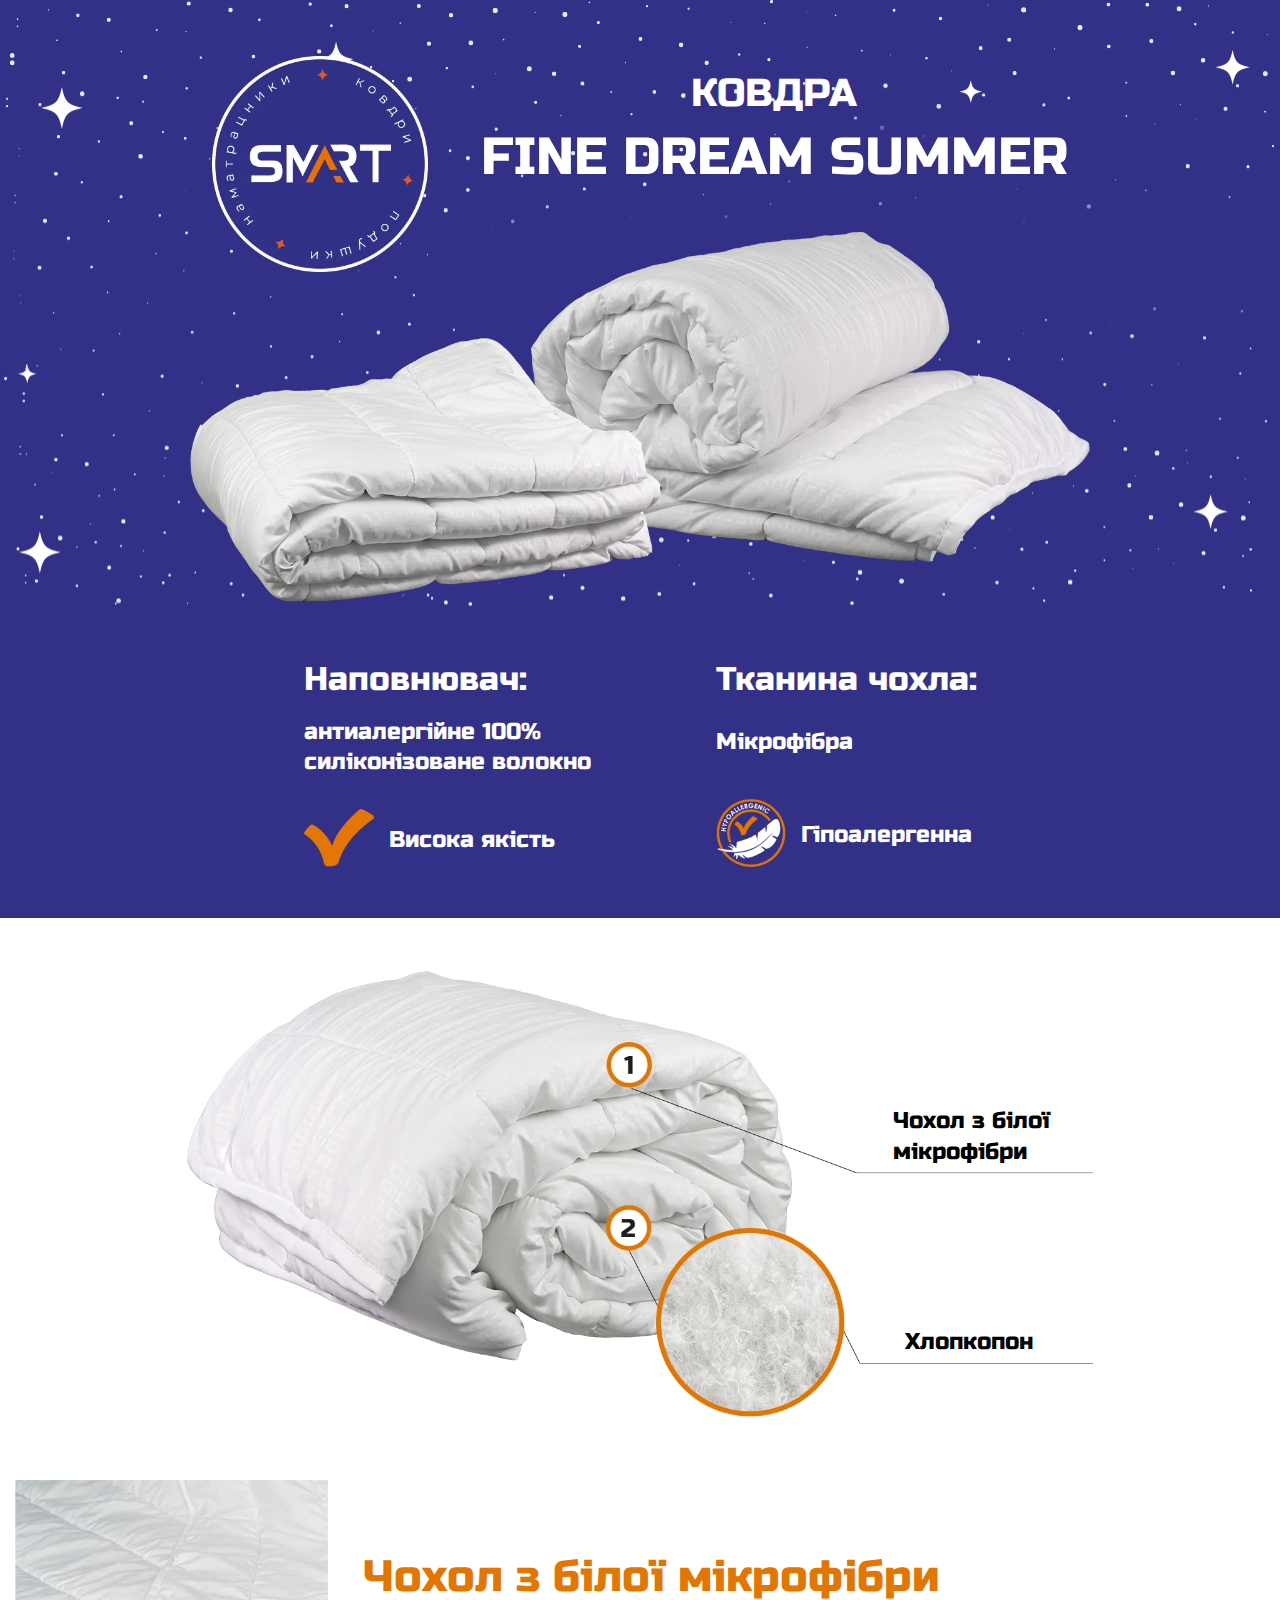
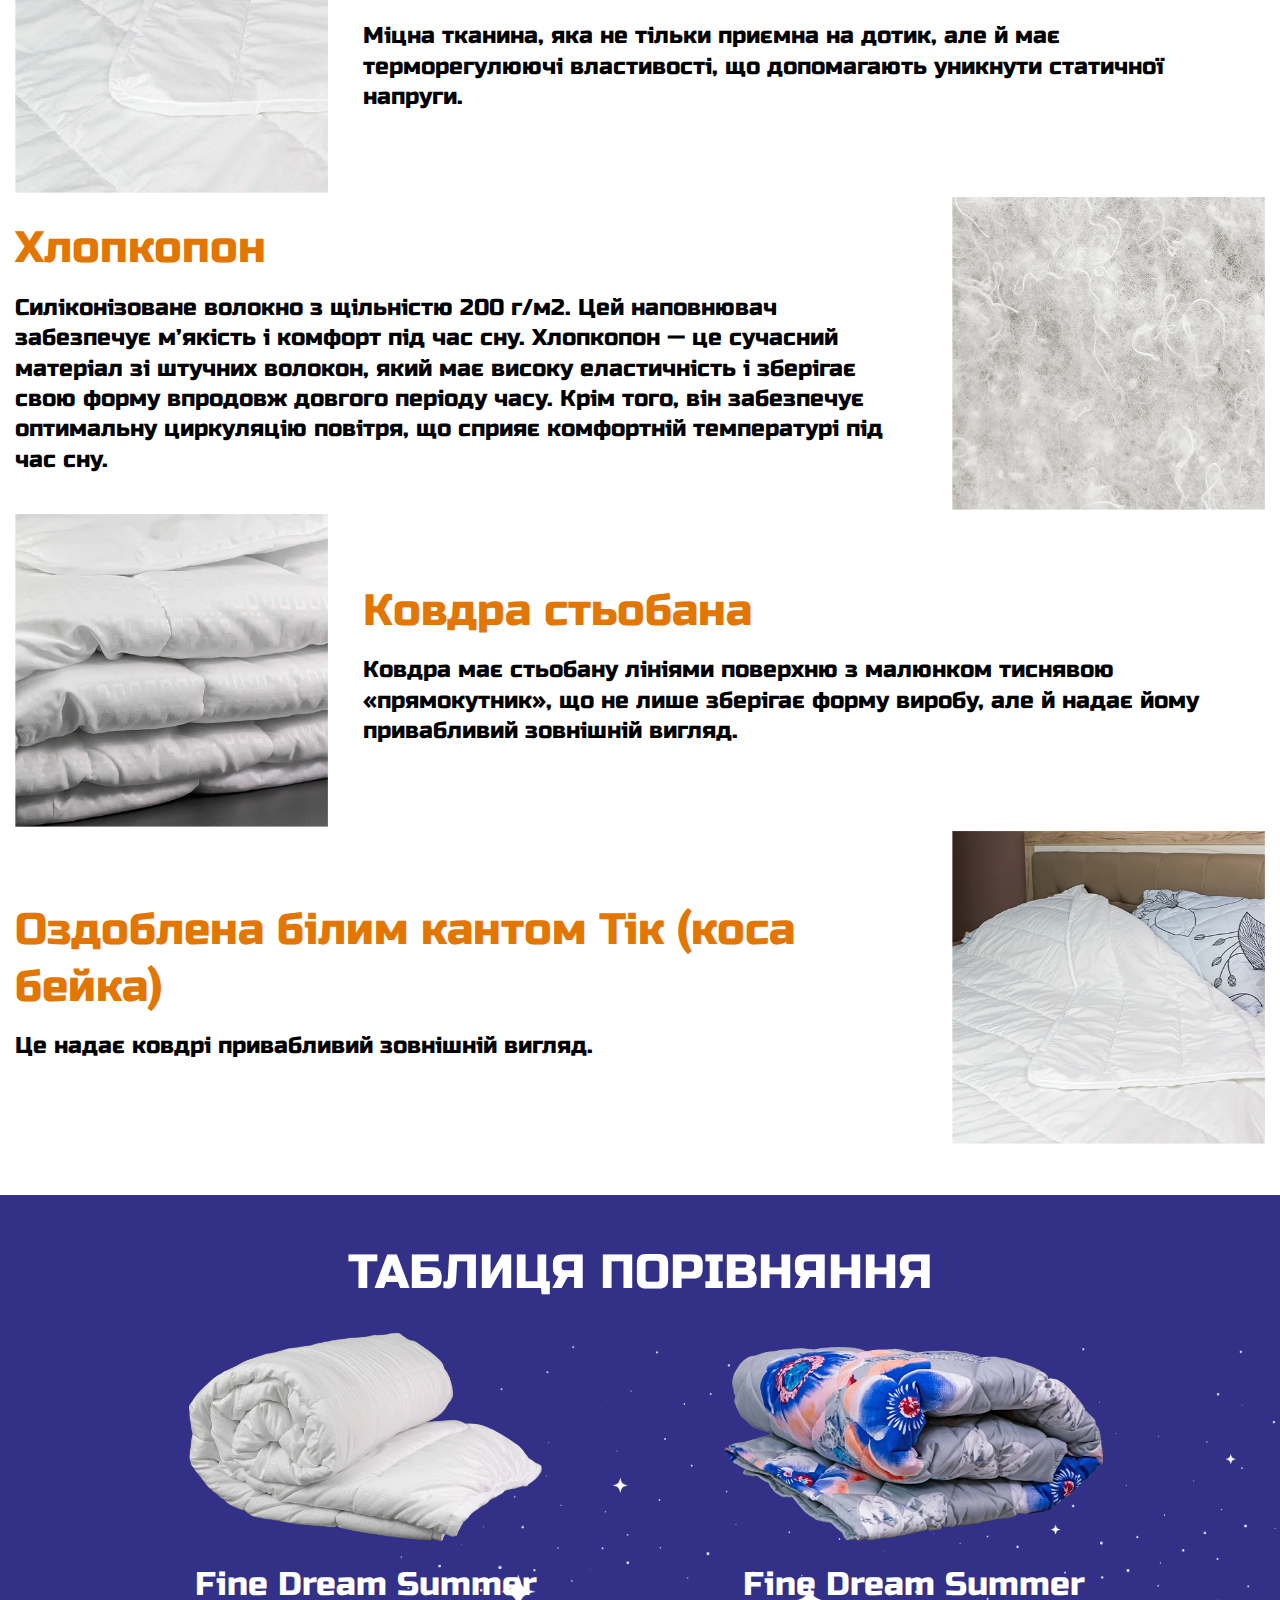
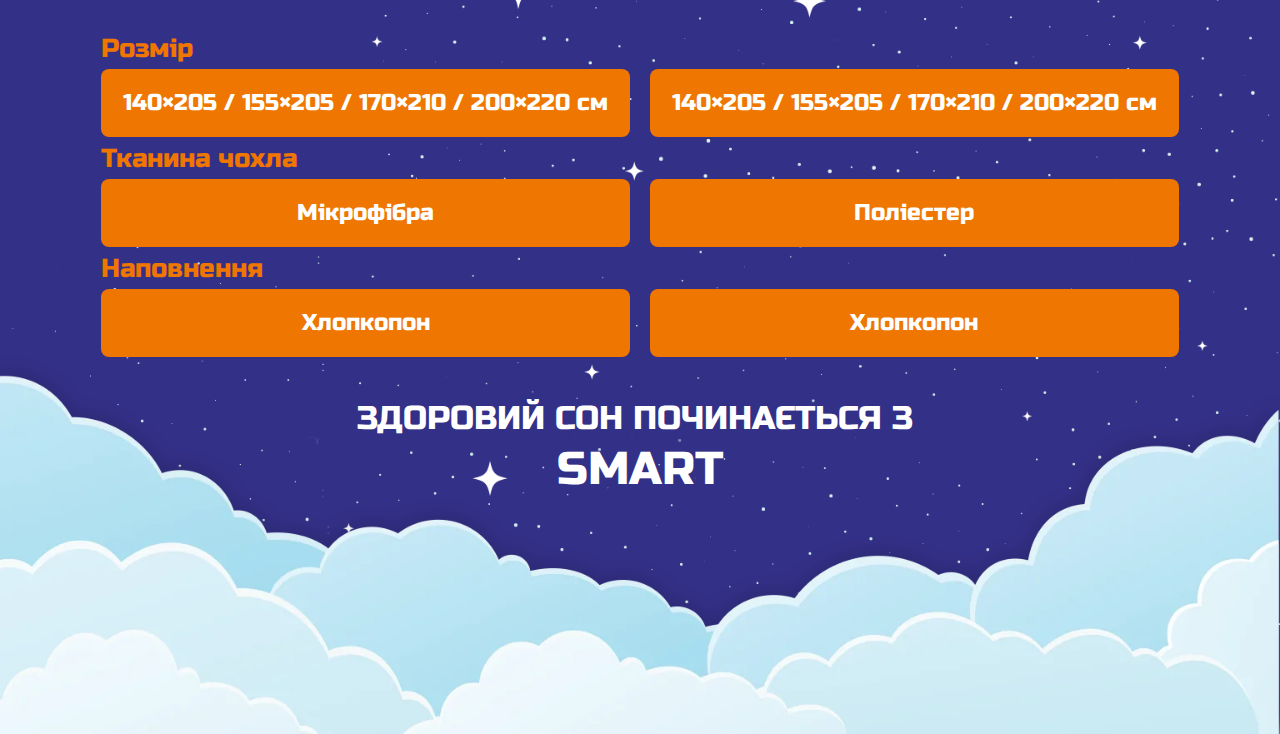
<file: index.html>
<!DOCTYPE html><html lang="en"><head><meta charset="UTF-8"><meta http-equiv="X-UA-Compatible" content="IE=edge"><meta name="viewport" content="width=device-width,initial-scale=1"><title>Rozetka task</title><link rel="stylesheet" href="./css/main.css"></head><body><div class="wrapper"><header class="header"><div class="header__container container"><div class="header__wrapper"><div class="header__title"><div class="header__logo"><picture><source srcset="./img/icons/logo.webp" type="image/webp"><img src="./img/icons/logo.png" alt="logo"></picture></div><h1 class="header__text"><span>Ковдра</span><br>Fine Dream Summer</h1></div><div class="header__image"><picture><source srcset="./img/header/mattress-single.webp" media="(max-width:767px)" type="image/webp"><source srcset="./img/header/header-double.webp"><img src="./img/header/header-double.png" alt="mattress"></picture></div></div><ul class="header__features"><li class="header__feature feature-header"><h3 class="feature-header__title">Наповнювач:</h3><p class="feature-header__description">антиалергійне 100%<br>силіконізоване волокно</p><div class="feature-header__capture"><div class="feature-header__icon"><picture><source srcset="./img/icons/header-icon-1.webp" type="image/webp"><img src="./img/icons/header-icon-1.png" alt="check"></picture></div><p class="feature-header__text">Висока якість</p></div></li><li class="header__feature feature-header"><h3 class="feature-header__title">Тканина чохла:</h3><p class="feature-header__description">Мікрофібра</p><div class="feature-header__capture"><div class="feature-header__icon"><picture><source srcset="./img/icons/header-icon-2.webp" type="image/webp"><img src="./img/icons/header-icon-2.png" alt="check"></picture></div><p class="feature-header__text">Гіпоалергенна</p></div></li></ul></div></header><main class="main"><section class="features"><div class="features__container container"><div class="features__top"><div class="features__image"><picture><source srcset="./img/features/features-main-mobile.webp" media="(max-width:600px)" type="image/webp"><source srcset="./img/features/features-main-tablet.webp" media="(max-width:1024px)" type="image/webp"><source srcset="./img/features/features-main.webp" type="image/webp"><img src="./img/features/features-main.png" alt="mattress"></picture><h3 class="features__caption">Чохол з&#160;білої мікрофібри</h3><h3 class="features__caption">Хлопкопон</h3></div></div><ul class="features__list"><li class="features__item item-feature"><div class="item-feature__image"><picture><source srcset="./img/features/feature-1.webp" type="image/webp"><img src="./img/features/feature-1.jpg" alt="mattress" loading="lazy"></picture></div><div class="item-feature__info"><h3 class="item-feature__title">Чохол з&#160;білої мікрофібри</h3><p class="item-feature__description">Міцна тканина, яка не&#160;тільки приємна на&#160;дотик, але й&#160;має терморегулюючі властивості, що&#160;допомагають уникнути статичної напруги.</p></div></li><li class="features__item item-feature"><div class="item-feature__image"><picture><source srcset="./img/features/feature-2.webp" type="image/webp"><img src="./img/features/feature-2.jpg" alt="mattress" loading="lazy"></picture></div><div class="item-feature__info"><h3 class="item-feature__title">Хлопкопон</h3><p class="item-feature__description">Силіконізоване волокно з&#160;щільністю 200 г/м2. Цей наповнювач забезпечує м&#8217;якість і комфорт під час&#160;сну. Хлопкопон&#160;&#8212; це&#160;сучасний матеріал зі штучних волокон, який має високу еластичність і зберігає свою форму впродовж довгого періоду часу. Крім того, він забезпечує оптимальну циркуляцію повітря, що&#160;сприяє комфортній температурі під час сну.</p></div></li><li class="features__item item-feature"><div class="item-feature__image"><picture><source srcset="./img/features/feature-3.webp" type="image/webp"><img src="./img/features/feature-3.jpg" alt="mattress" loading="lazy"></picture></div><div class="item-feature__info"><h3 class="item-feature__title">Ковдра стьобана</h3><p class="item-feature__description">Ковдра має стьобану лініями поверхню з&#160;малюнком тиснявою &#171;прямокутник&#187;, що&#160;не&#160;лише зберігає форму виробу, але й&#160;надає йому привабливий зовнішній вигляд.</p></div></li><li class="features__item item-feature"><div class="item-feature__image"><picture><source srcset="./img/features/feature-4.webp" type="image/webp"><img src="./img/features/feature-4.jpg" alt="mattress" loading="lazy"></picture></div><div class="item-feature__info"><h3 class="item-feature__title">Оздоблена білим кантом Тік (коса бейка)</h3><p class="item-feature__description">Це&#160;надає ковдрі привабливий зовнішній вигляд.</p></div></li></ul></div></section></main><footer class="footer"><div class="footer__container container"><h2 class="footer__title">Таблиця порівняння</h2><div class="footer__body"><div class="footer__column mattress-item"><div class="mattress-item__image"><picture><source srcset="./img/header/mattress-single.webp" type="image/webp"><img src="./img/header/mattress-single.png" alt="mattress" loading="lazy"></picture></div><h3 class="mattress-item__name">Fine Dream Summer</h3><ul class="mattress-item__parameters"><li class="mattress-item__parameter"><h4 class="mattress-item__parameter-name">Розмір</h4><p class="mattress-item__parameter-value">140&#215;205 / 155&#215;205 / 170&#215;210 / 200&#215;220 см</p></li><li class="mattress-item__parameter"><h4 class="mattress-item__parameter-name">Тканина чохла</h4><p class="mattress-item__parameter-value">Мікрофібра</p></li><li class="mattress-item__parameter"><h4 class="mattress-item__parameter-name">Наповнення</h4><p class="mattress-item__parameter-value">Хлопкопон</p></li></ul></div><div class="footer__column mattress-item"><div class="mattress-item__image"><picture><source srcset="./img/footer/footer-mattress.webp" type="image/webp"><img src="./img/footer/footer-mattress.png" loading="lazy" alt="mattress"></picture></div><h3 class="mattress-item__name">Fine Dream Summer</h3><ul class="mattress-item__parameters"><li class="mattress-item__parameter"><h4 class="mattress-item__parameter-name">Розмір</h4><p class="mattress-item__parameter-value">140&#215;205 / 155&#215;205 / 170&#215;210 / 200&#215;220 см</p></li><li class="mattress-item__parameter"><h4 class="mattress-item__parameter-name">Тканина чохла</h4><p class="mattress-item__parameter-value">Поліестер</p></li><li class="mattress-item__parameter"><h4 class="mattress-item__parameter-name">Наповнення</h4><p class="mattress-item__parameter-value">Хлопкопон</p></li></ul></div></div><div class="footer__message"><h4>Здоровий сон починається з&#160;<br><span>Smart</span></h4></div></div></footer></div></body></html>
</file>
<file: css/main.css>
@charset "UTF-8";@font-face{font-family:RussoOne;font-display:swap;src:url(../fonts/RussoOne-Regular.woff2) format("woff2"),url(../fonts/RussoOne-Regular.woff) format("woff");font-weight:400;font-style:normal}*,::after,::before{padding:0;margin:0;-webkit-box-sizing:border-box;box-sizing:border-box}html{scroll-behavior:smooth;font-size:16px}body,html{height:100%}li,ol,ul{list-style:none}a{text-decoration:none}button{border:0;background:0 0}.wrapper{position:relative;display:-webkit-box;display:-ms-flexbox;display:flex;-webkit-box-orient:vertical;-webkit-box-direction:normal;-ms-flex-direction:column;flex-direction:column;min-height:100%;overflow-x:hidden}main{-webkit-box-flex:1;-ms-flex-positive:1;flex-grow:1}.container{max-width:1475px;padding:0 15px;margin:0 auto}*{font-family:RussoOne;font-weight:400;line-height:1.3}.features *{color:#000}.features{position:relative;padding:5.3125rem 0 4.6875rem;z-index:1}.features__top{position:relative;margin-bottom:6.25rem}.features__image{position:relative;width:-webkit-fit-content;width:-moz-fit-content;width:fit-content}.features__image img{width:90.5625rem;height:auto;vertical-align:middle}.features__caption{position:absolute;max-width:270px;font-size:2.3438rem;top:223px;right:63px}.features__caption:last-child{right:95px;top:unset;bottom:95px}.item-feature{display:-webkit-box;display:-ms-flexbox;display:flex;-webkit-box-align:center;-ms-flex-align:center;align-items:center;-webkit-column-gap:3.4375rem;-moz-column-gap:3.4375rem;column-gap:3.4375rem}.item-feature:nth-child(even) .item-feature__image{-webkit-box-ordinal-group:2;-ms-flex-order:1;order:1}.item-feature__image img{width:31.3125rem;height:auto}.item-feature__title{font-size:4.375rem;color:#e27601;margin-bottom:1.5625rem}.item-feature__description{font-size:2.3438rem;padding-bottom:15px}.footer{position:relative;padding:4.875rem 0 23.4375rem;background-color:#333087}.footer *{color:#fff}.footer::before{content:"";position:absolute;background-image:-webkit-image-set(url(../img/footer/footer-bg.webp) type("image/webp"),url(../img/footer/footer-bg.png) type("image/png"));background-image:image-set(url(../img/footer/footer-bg.webp) type("image/webp"),url(../img/footer/footer-bg.png) type("image/png"));background-size:cover;width:100vw;height:1430px;bottom:0;left:50%;-webkit-transform:translateX(-50%);-ms-transform:translateX(-50%);transform:translateX(-50%)}.footer__container{position:relative}.footer__title{font-size:4.8125rem;text-transform:uppercase;line-height:1.2;text-align:center;margin-bottom:3.125rem}.footer__body{position:relative;display:-webkit-box;display:-ms-flexbox;display:flex;-webkit-box-pack:center;-ms-flex-pack:center;justify-content:center;-webkit-box-align:end;-ms-flex-align:end;align-items:flex-end;-webkit-column-gap:20px;-moz-column-gap:20px;column-gap:20px;margin-bottom:4.0625rem}.footer__column:first-child img{width:35.3125rem;height:auto}.footer__column:last-child img{width:37.8125rem;height:auto}.footer__column:last-child .mattress-item__parameter-name{color:transparent}.mattress-item__image{margin-bottom:1.875rem;display:-webkit-box;display:-ms-flexbox;display:flex;-webkit-box-pack:center;-ms-flex-pack:center;justify-content:center}.mattress-item__name{text-align:center;font-size:3.25rem;margin-bottom:2.625rem}.mattress-item__parameters{display:-webkit-box;display:-ms-flexbox;display:flex;-webkit-box-orient:vertical;-webkit-box-direction:normal;-ms-flex-direction:column;flex-direction:column;row-gap:5px}.mattress-item__parameter-name{font-size:2.6044rem;color:#ee7601;margin-bottom:.3125rem}.mattress-item__parameter-value{padding:1.875rem 2.1875rem;text-align:center;color:#fff;font-size:2.3438rem;background-color:#ee7601;border-radius:8px}.footer__message{text-align:center;font-size:3.25rem;text-transform:uppercase}.footer__message span{font-size:4.5575rem}.header *{color:#fff}.header{padding-bottom:4.6875rem;background-color:#333087}.header__wrapper{padding-top:5.625rem;position:relative}.header__wrapper::before{position:absolute;content:"";width:100vw;height:100%;top:0;left:50%;-webkit-transform:translateX(-50%);-ms-transform:translateX(-50%);transform:translateX(-50%);background-image:-webkit-image-set(url(../img/header/header-star-bg.webp) type("image/webp"),url(../img/header/header-star-bg.png) type("image/png"));background-image:image-set(url(../img/header/header-star-bg.webp) type("image/webp"),url(../img/header/header-star-bg.png) type("image/png"))}.header__title{position:relative;display:-webkit-box;display:-ms-flexbox;display:flex;-webkit-box-pack:center;-ms-flex-pack:center;justify-content:center;-webkit-column-gap:5.3125rem;-moz-column-gap:5.3125rem;column-gap:5.3125rem;margin-bottom:-4.375rem;text-transform:uppercase}.header__logo img{width:21.5625rem;height:auto}.header__text{text-align:center;font-size:5.1875rem}.header__text span{font-size:3.9063rem}.header__image{-webkit-box-pack:center;-ms-flex-pack:center;justify-content:center;margin-bottom:5.25rem;position:relative}.header__image img{width:90rem;height:auto}.feature-header,.header__features,.header__image{display:-webkit-box;display:-ms-flexbox;display:flex}.header__features{-webkit-box-pack:center;-ms-flex-pack:center;justify-content:center;-webkit-column-gap:12.5rem;-moz-column-gap:12.5rem;column-gap:12.5rem}.feature-header{-webkit-box-orient:vertical;-webkit-box-direction:normal;-ms-flex-direction:column;flex-direction:column;-webkit-box-pack:justify;-ms-flex-pack:justify;justify-content:space-between}.feature-header__title{font-size:3.3rem;margin-bottom:1.5625rem}.feature-header__description{font-size:2.3438rem;margin-bottom:3.125rem}.feature-header__capture{display:-webkit-box;display:-ms-flexbox;display:flex;-webkit-box-align:center;-ms-flex-align:center;align-items:center;-webkit-column-gap:1.5625rem;-moz-column-gap:1.5625rem;column-gap:1.5625rem}.feature-header__icon img{width:7rem;height:auto}.feature-header__text{font-size:2.3438rem}@media (max-width:1468px){.features__image{display:-webkit-box;display:-ms-flexbox;display:flex;-webkit-box-pack:center;-ms-flex-pack:center;justify-content:center;margin:0 auto}.features__caption{top:135px;right:-70px}.features__caption:last-child{right:60px;bottom:60px}.footer::before{height:990px}html{font-size:10px}}@media (max-width:1244px){.footer::before{height:900px}}@media (max-width:1024px){html{font-size:8px}.features__caption{top:-23px;right:95px}.features__caption:last-child{top:405px;right:42px}.footer::before{height:700px}}@media (max-width:876px){.footer::before{height:625px}}@media (max-width:767px){.features__image img{width:68.5rem}.features__caption{right:34px}.features__caption:last-child{top:301px;right:22px}.features__list,.header__image picture{display:-webkit-box;display:-ms-flexbox;display:flex}.features__list{-webkit-box-orient:vertical;-webkit-box-direction:normal;-ms-flex-direction:column;flex-direction:column;row-gap:20px}.item-feature__title{text-align:center;font-size:24px}.item-feature__description{font-size:16px}.footer{padding-top:70px}.footer__body,.footer__title{display:none}.footer__message{max-width:240px;margin:0 auto}.footer::before{height:550px;background-position:center}.header__title{-webkit-box-orient:vertical;-webkit-box-direction:normal;-ms-flex-direction:column;flex-direction:column;-webkit-box-align:center;-ms-flex-align:center;align-items:center;margin-bottom:30px}.header__image picture{-webkit-box-pack:center;-ms-flex-pack:center;justify-content:center}.header__image img{width:80%}}@media (max-width:600px){*{text-align:center}.features{padding-top:70px}.features__image img{width:unset}.item-feature__title{margin-bottom:5px}.item-feature__description{padding-bottom:0}.item-feature{-webkit-box-orient:vertical;-webkit-box-direction:normal;-ms-flex-direction:column;flex-direction:column;row-gap:5px}.item-feature:nth-child(even) .item-feature__image{-webkit-box-ordinal-group:1;-ms-flex-order:0;order:0}.features__caption{font-size:16px;max-width:110px;right:22px;top:-41px}.features__caption:last-child{top:192px;right:35px}.header__image{padding-bottom:35px;margin-bottom:0}.header__text{font-size:45px}.header__feature .feature-header__capture,.header__features{-webkit-box-orient:vertical;-webkit-box-direction:normal;-ms-flex-direction:column;flex-direction:column}.header__features{-webkit-box-align:center;-ms-flex-align:center;align-items:center;row-gap:45px}.header__features *{text-align:center}.header__feature .feature-header__capture{row-gap:10px}}
</file>
